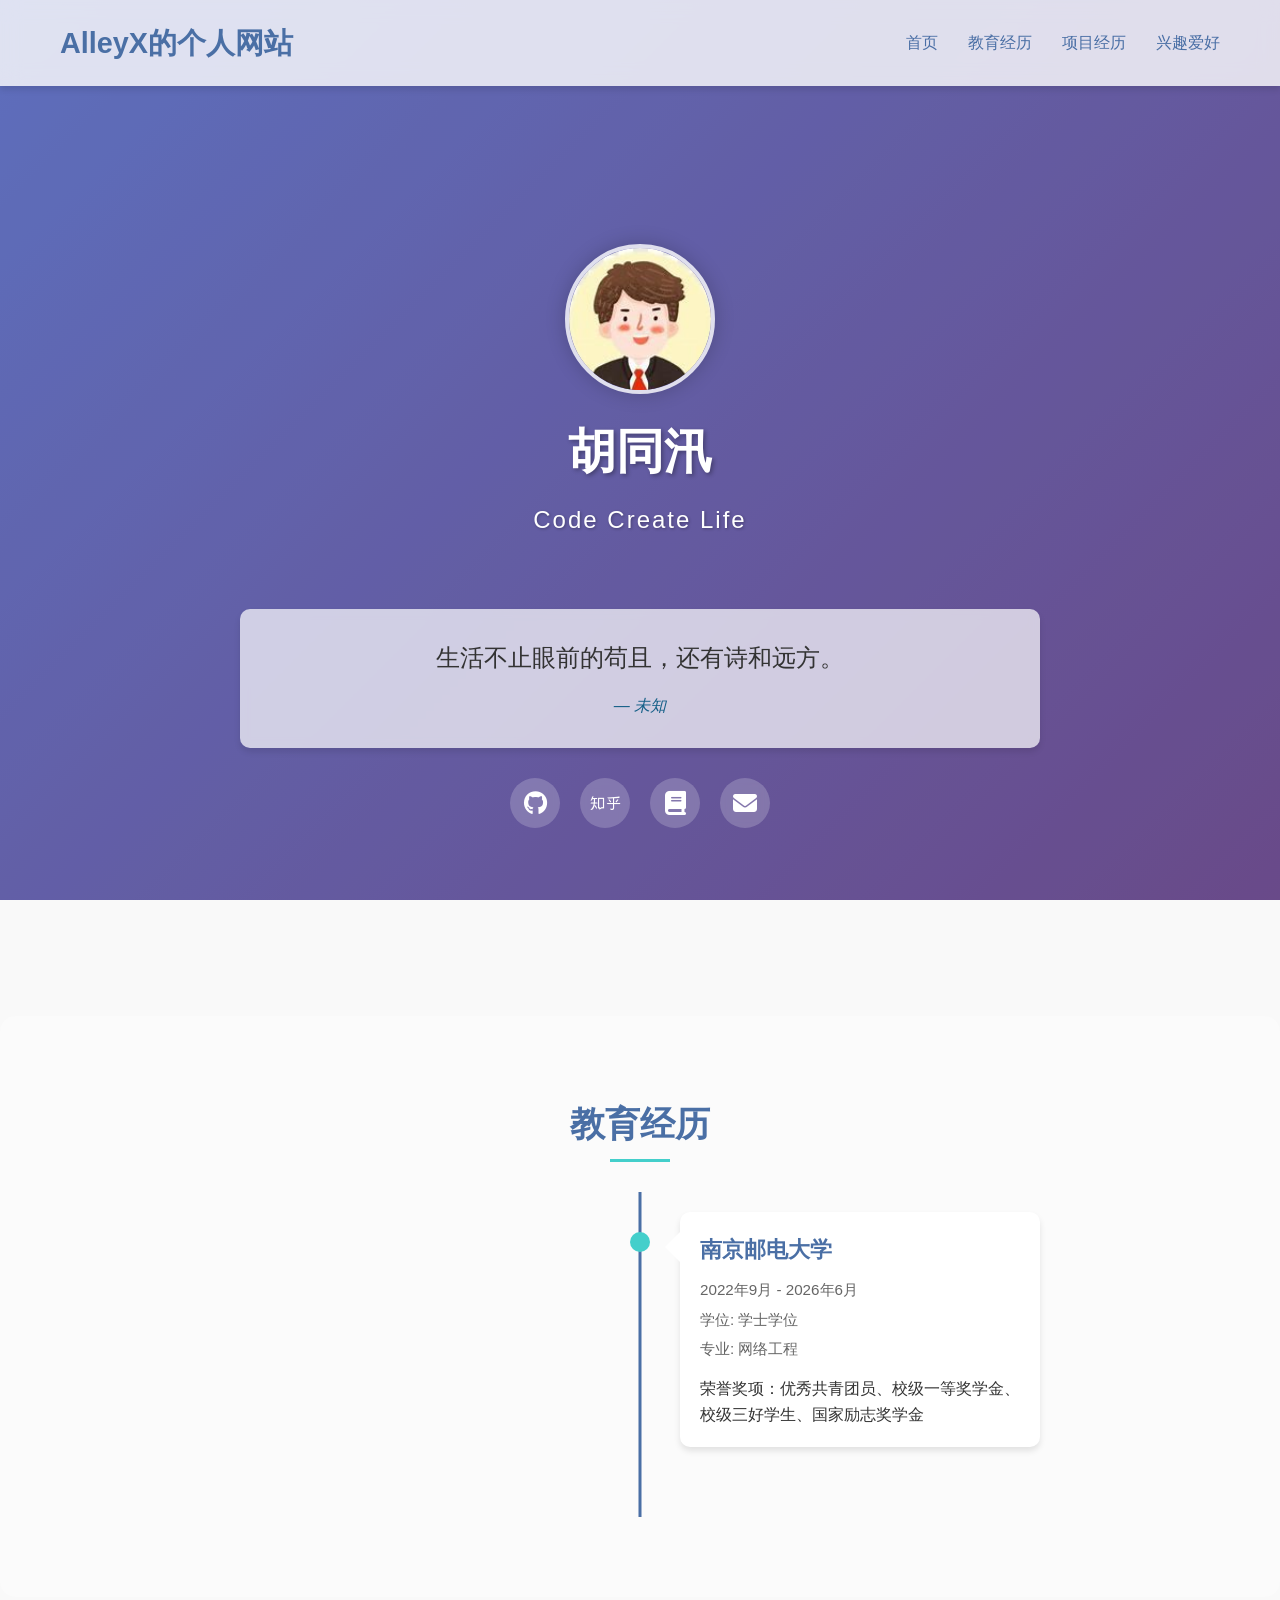
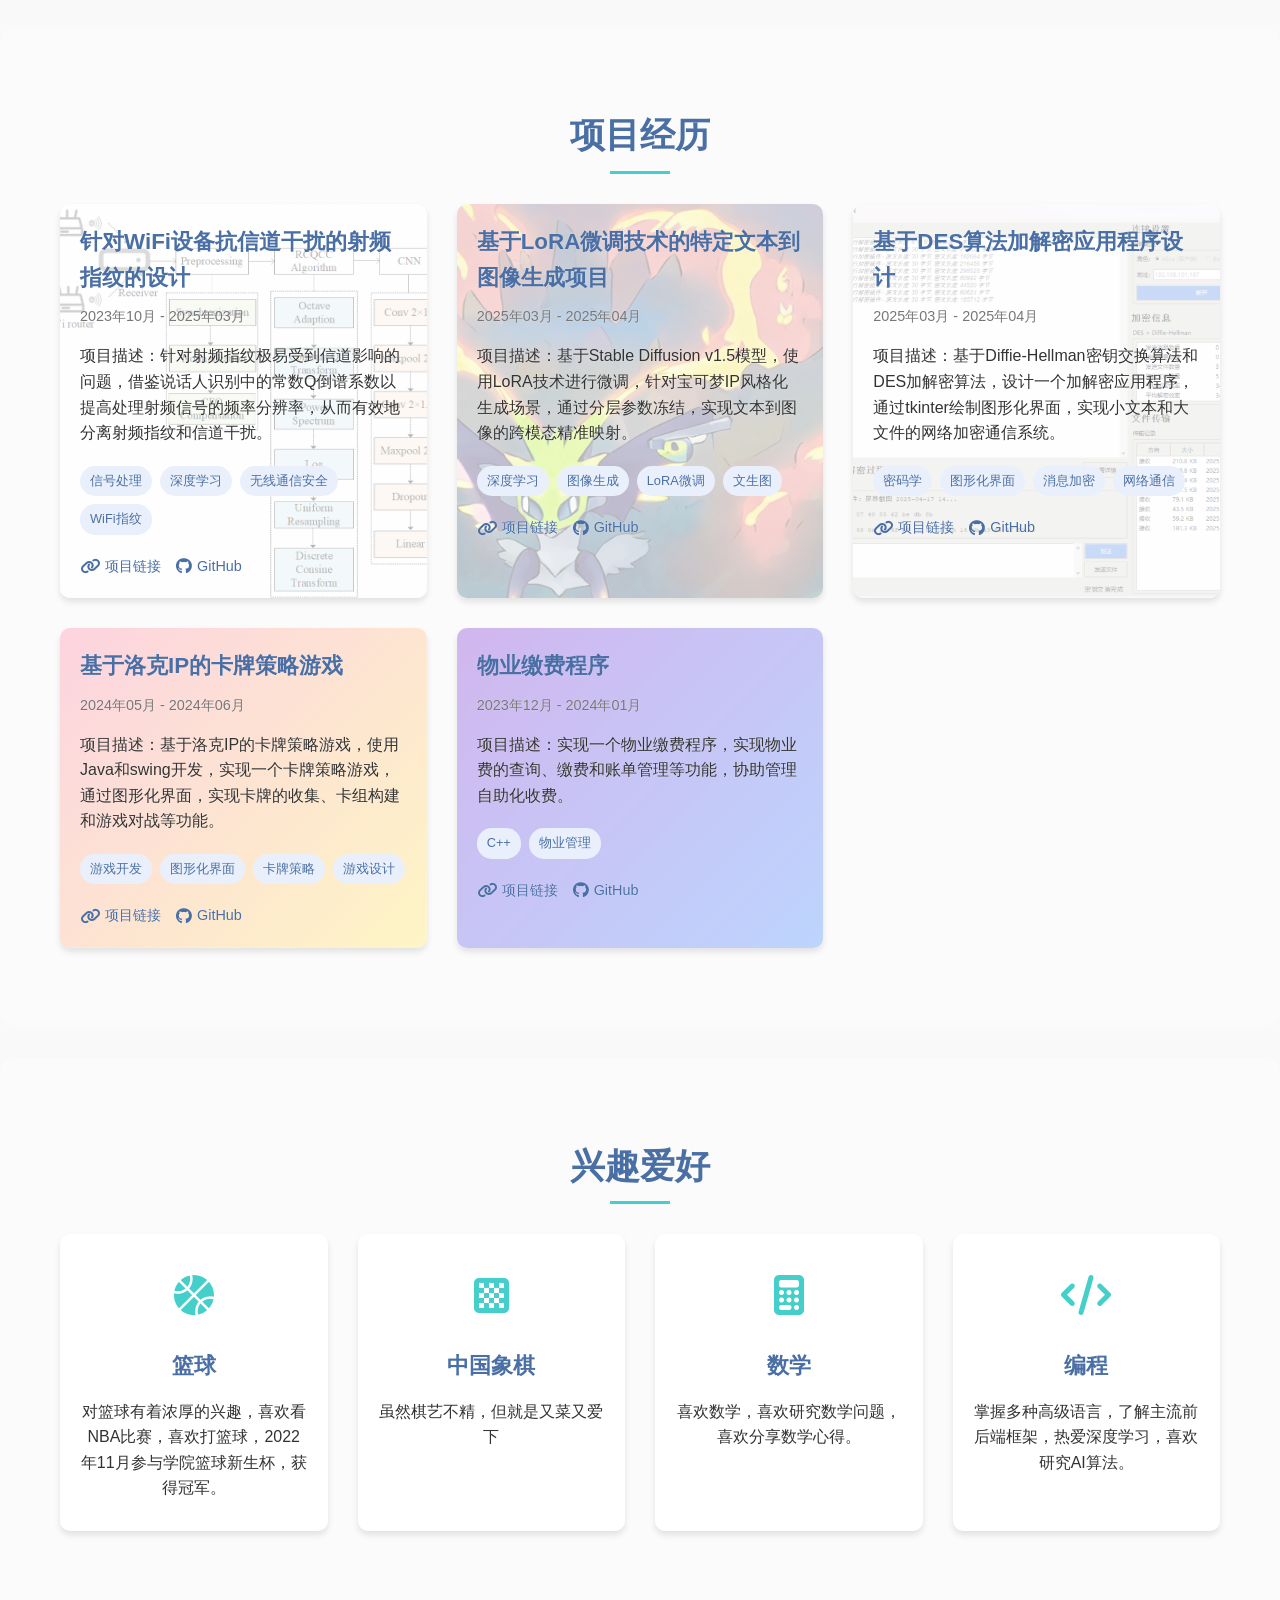
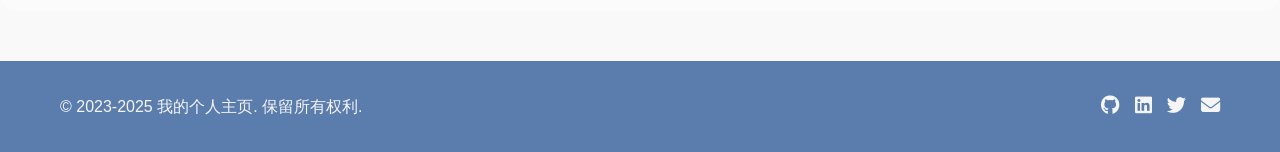
<file: index.html>
<!DOCTYPE html>
<html lang="zh-CN">
<head>
    <meta charset="UTF-8">
    <meta name="viewport" content="width=device-width, initial-scale=1.0">
    <title>AlleyX的个人网站 - Code Create Life</title>
    <link rel="stylesheet" href="css/styles.css">
    <link rel="stylesheet" href="https://cdnjs.cloudflare.com/ajax/libs/font-awesome/6.4.0/css/all.min.css">
</head>
<body>
    <div class="bg-overlay"></div>
    
    <header>
        <div class="container">
            <h1>AlleyX的个人网站</h1>
            <nav>
                <ul>
                    <li><a href="#index">首页</a></li>
                    <li><a href="#education">教育经历</a></li>
                    <li><a href="#projects">项目经历</a></li>
                    <li><a href="#hobbies">兴趣爱好</a></li>
                </ul>
            </nav>
        </div>
    </header>

    <main>
        <section class="hero" id="index">
            <div class="container">
                <div class="profile-intro">
                    <div class="profile-logo">
                        <img src="images/tx.jpg" alt="个人标志" class="logo-img">
                    </div>
                    <h1 class="name">胡同汛</h1>
                    <p class="slogan">Code Create Life</p>
                </div>
                <div class="hitokoto-container">
                    <p id="hitokoto-text">加载中...</p>
                    <p id="hitokoto-from">— 加载中...</p>
                </div>
                <div class="hero-social">
                    <a href="#" target="_blank"><i class="fab fa-github"></i></a>
                    <a href="#" target="_blank"><i class="fab fa-zhihu"></i></a>
                    <a href="#" target="_blank"><i class="fas fa-book"></i></a>
                    <a href="#" target="_blank"><i class="fas fa-envelope"></i></a>
                </div>
            </div>
        </section>
        <!--
        <section id="about" class="section">
            <div class="container">
                <h2>关于我</h2>
                <div class="about-content">
                    <div class="about-image">

                        <div class="avatar-placeholder">
                            <i class="fas fa-user"></i>
                        </div>
                    </div>
                    <div class="about-text">
                        <p>在这里介绍您自己，例如您的背景、职业、兴趣爱好等。</p>
                        <p>您可以分享您的技能、专业知识以及个人特点。</p>
                        <div class="skills">
                            <h3>技能</h3>
                            <ul class="skill-list">
                                <li>技能 1</li>
                                <li>技能 2</li>
                                <li>技能 3</li>
                                <li>技能 4</li>
                                <li>技能 5</li>
                            </ul>
                        </div>
                    </div>
                </div>
            </div>
        </section>
        --> 
        <section id="education" class="section">
            <div class="container">
                <h2>教育经历</h2>
                <div class="timeline">
                    <!-- 教育经历项目 1 -->
                    <div class="timeline-item">
                        <div class="timeline-dot"></div>
                        <div class="timeline-content">
                            <h3>南京邮电大学</h3>
                            <p class="timeline-date">2022年9月 - 2026年6月</p>
                            <p class="timeline-degree">学位: 学士学位</p>
                            <p class="timeline-major">专业: 网络工程</p>
                            <p class="timeline-desc">荣誉奖项：优秀共青团员、校级一等奖学金、校级三好学生、国家励志奖学金</p>
                        </div>
                    </div>

                    <!--
                    <div class="timeline-item">
                        <div class="timeline-dot"></div>
                        <div class="timeline-content">
                            <h3>江苏省兴化中学</h3>
                            <p class="timeline-date">2019年9月 - 2022年6月</p>
                            <p class="timeline-degree">学位: 高中</p>
                            <p class="timeline-major">专业: 理科班</p>
                            <p class="timeline-desc">在这里描述您的高中教育经历，包括重要的活动、成就等。</p>
                        </div>
                    </div>
                    -->
                </div>
            </div>
        </section>

        <section id="projects" class="section">
            <div class="container">
                <h2>项目经历</h2>
                <div class="projects-container">
                    <!-- 项目卡片 1 -->
                    <div class="project-card">
                        <div class="project-content">
                            <h3>针对WiFi设备抗信道干扰的射频指纹的设计</h3>
                            <p class="project-date">2023年10月 - 2025年03月</p>
                            <p class="project-desc">项目描述：针对射频指纹极易受到信道影响的问题，借鉴说话人识别中的常数Q倒谱系数以提高处理射频信号的频率分辨率，从而有效地分离射频指纹和信道干扰。</p>
                            <div class="project-tech">
                                <span>信号处理</span>
                                <span>深度学习</span>
                                <span>无线通信安全</span>
                                <span>WiFi指纹</span>
                            </div>
                            <div class="project-links">
                                <a href="#" target="_blank"><i class="fas fa-link"></i> 项目链接</a>
                                <a href="https://github.com/AlleyXabcd/Channel-Resilient_RFF" target="_blank"><i class="fab fa-github"></i> GitHub</a>
                            </div>
                        </div>
                    </div>
                    
                    <!-- 项目卡片 2 -->
                    <div class="project-card">
                        <div class="project-content">
                            <h3>基于LoRA微调技术的特定文本到图像生成项目</h3>
                            <p class="project-date">2025年03月 - 2025年04月</p>
                            <p class="project-desc">项目描述：基于Stable Diffusion v1.5模型，使用LoRA技术进行微调，针对宝可梦IP风格化生成场景，通过分层参数冻结，实现文本到图像的跨模态精准映射。</p>
                            <div class="project-tech">
                                <span>深度学习</span>
                                <span>图像生成</span>
                                <span>LoRA微调</span>
                                <span>文生图</span>
                            </div>
                            <div class="project-links">
                                <a href="#" target="_blank"><i class="fas fa-link"></i> 项目链接</a>
                                <a href="https://github.com/AlleyXabcd/sdfinetuning" target="_blank"><i class="fab fa-github"></i> GitHub</a>
                            </div>
                        </div>
                    </div>
                    
                    <!-- 项目卡片 3 -->
                    <div class="project-card">
                        <div class="project-content">
                            <h3>基于DES算法加解密应用程序设计</h3>
                            <p class="project-date">2025年03月 - 2025年04月</p>
                            <p class="project-desc">项目描述：基于Diffie-Hellman密钥交换算法和DES加解密算法，设计一个加解密应用程序，通过tkinter绘制图形化界面，实现小文本和大文件的网络加密通信系统。</p>
                            <div class="project-tech">
                                <span>密码学</span>
                                <span>图形化界面</span>
                                <span>消息加密</span>
                                <span>网络通信</span>
                            </div>
                            <div class="project-links">
                                <a href="#" target="_blank"><i class="fas fa-link"></i> 项目链接</a>
                                <a href="https://github.com/AlleyXabcd/CyberSecurity" target="_blank"><i class="fab fa-github"></i> GitHub</a>
                            </div>
                        </div>
                    </div>

                    <!-- 项目卡片 4 -->
                    <div class="project-card">
                        <div class="project-content">
                            <h3>基于洛克IP的卡牌策略游戏</h3>
                            <p class="project-date">2024年05月 - 2024年06月</p>
                            <p class="project-desc">项目描述：基于洛克IP的卡牌策略游戏，使用Java和swing开发，实现一个卡牌策略游戏，通过图形化界面，实现卡牌的收集、卡组构建和游戏对战等功能。</p>
                            <div class="project-tech">
                                <span>游戏开发</span>
                                <span>图形化界面</span>
                                <span>卡牌策略</span>
                                <span>游戏设计</span>
                            </div>
                            <div class="project-links">
                                <a href="#" target="_blank"><i class="fas fa-link"></i> 项目链接</a>
                                <a href="https://github.com/AlleyXabcd/cardgame" target="_blank"><i class="fab fa-github"></i> GitHub</a>
                            </div>
                        </div>
                    </div>

                     <!-- 项目卡片 5 -->                   
                    <div class="project-card">
                        <div class="project-content">
                            <h3>物业缴费程序</h3>
                            <p class="project-date">2023年12月 - 2024年01月</p>
                            <p class="project-desc">项目描述：实现一个物业缴费程序，实现物业费的查询、缴费和账单管理等功能，协助管理自助化收费。</p>
                            <div class="project-tech">
                                <span>C++</span>
                                <span>物业管理</span>
                            </div>
                            <div class="project-links">
                                <a href="#" target="_blank"><i class="fas fa-link"></i> 项目链接</a>
                                <a href="https://github.com/AlleyXabcd/wuyejiaofei" target="_blank"><i class="fab fa-github"></i> GitHub</a>
                            </div>
                        </div>
                    </div>


                </div>
            </div>
        </section>

        <section id="hobbies" class="section">
            <div class="container">
                <h2>兴趣爱好</h2>
                <div class="hobbies-container">
                    <!-- 兴趣爱好卡片 1 -->
                    <div class="hobby-card">
                        <div class="hobby-icon">
                            <i class="fas fa-basketball"></i>
                        </div>
                        <h3>篮球</h3>
                        <p>对篮球有着浓厚的兴趣，喜欢看NBA比赛，喜欢打篮球，2022年11月参与学院篮球新生杯，获得冠军。</p>
                    </div>

                    <!-- 兴趣爱好卡片 2 -->
                    <div class="hobby-card">
                        <div class="hobby-icon">
                            <i class="fas fa-chess-board"></i>
                        </div>
                        <h3>中国象棋</h3>
                        <p>虽然棋艺不精，但就是又菜又爱下</p>
                    </div>

                    <!-- 兴趣爱好卡片 3 -->
                    <div class="hobby-card">
                        <div class="hobby-icon">
                            <i class="fas fa-calculator"></i>
                        </div>
                        <h3>数学</h3>
                        <p>喜欢数学，喜欢研究数学问题，喜欢分享数学心得。</p>
                    </div>

                    <!-- 兴趣爱好卡片 4 -->
                    <div class="hobby-card">
                        <div class="hobby-icon">
                            <i class="fas fa-code"></i>
                        </div>
                        <h3>编程</h3>
                        <p>掌握多种高级语言，了解主流前后端框架，热爱深度学习，喜欢研究AI算法。</p>
                    </div>
                </div>
            </div>
        </section>
    </main>

    <footer>
        <div class="container">
            <p>&copy; 2023-2025 我的个人主页. 保留所有权利.</p>
            <div class="social-links">
                <a href="#" target="_blank"><i class="fab fa-github"></i></a>
                <a href="#" target="_blank"><i class="fab fa-linkedin"></i></a>
                <a href="#" target="_blank"><i class="fab fa-twitter"></i></a>
                <a href="#" target="_blank"><i class="fas fa-envelope"></i></a>
            </div>
        </div>
    </footer>

    <script src="js/main.js"></script>
</body>
</html>
</file>
<file: css/styles.css>
/* 基础样式 */
* {
    margin: 0;
    padding: 0;
    box-sizing: border-box;
}

:root {
    --primary-color: #4a6fa5;
    --secondary-color: #166088;
    --accent-color: #44cfcb;
    --text-color: #333;
    --light-text: #f5f5f5;
    --bg-color: #f9f9f9;
    --card-bg: #ffffff;
    --shadow: 0 4px 6px rgba(0, 0, 0, 0.1);
    --transition: all 0.3s ease;
}

body {
    font-family: 'Segoe UI', Tahoma, Geneva, Verdana, sans-serif;
    line-height: 1.6;
    color: var(--text-color);
    background-color: var(--bg-color);
    overflow-x: hidden;
    position: relative;
    min-height: 100vh;
}

/* 修改背景样式，移除全局虚化 */
.bg-overlay {
    position: fixed;
    top: 0;
    left: 0;
    width: 100%;
    height: 100%;
    background-position: center;
    background-size: cover;
    opacity: 0.9; /* 增加背景透明度 */
    z-index: -1;
    transition: background-image 1s ease;
    filter: blur(0px); /* 移除模糊效果 */
}

/* 减轻暗色覆盖层，提高背景可见度 */
body::after {
    content: '';
    position: fixed;
    top: 0;
    left: 0;
    width: 100%;
    height: 100%;
    background-color: rgba(0, 0, 0, 0.2); /* 减轻暗色效果 */
    z-index: -1;
}

.container {
    width: 100%;
    max-width: 1200px;
    margin: 0 auto;
    padding: 0 20px;
}

a {
    text-decoration: none;
    color: var(--primary-color);
    transition: var(--transition);
}

a:hover {
    color: var(--accent-color);
}

/* 头部样式 */
header {
    background-color: rgba(255, 255, 255, 0.8);
    box-shadow: var(--shadow);
    position: sticky;
    top: 0;
    z-index: 100;
    padding: 20px 0;
    backdrop-filter: blur(10px);
}

header .container {
    display: flex;
    justify-content: space-between;
    align-items: center;
}

header h1 {
    font-size: 1.8rem;
    color: var(--primary-color);
}

nav ul {
    display: flex;
    list-style: none;
}

nav ul li {
    margin-left: 30px;
}

nav ul li a {
    font-weight: 500;
    position: relative;
}

nav ul li a::after {
    content: '';
    position: absolute;
    bottom: -5px;
    left: 0;
    width: 0;
    height: 2px;
    background-color: var(--accent-color);
    transition: var(--transition);
}

nav ul li a:hover::after {
    width: 100%;
}

/* 英雄区域样式 */
.hero {
    height: 100vh;
    display: flex;
    align-items: center;
    justify-content: center;
    text-align: center;
    position: relative;
    overflow: hidden;
}

/* 个人介绍样式 */
.profile-intro {
    margin-bottom: 40px;
    display: flex;
    flex-direction: column;
    align-items: center;
}

.profile-logo {
    width: 150px;
    height: 150px;
    border-radius: 50%;
    overflow: hidden;
    margin-bottom: 20px;
    border: 4px solid rgba(255, 255, 255, 0.8);
    box-shadow: 0 0 20px rgba(0, 0, 0, 0.2);
}

.logo-img {
    width: 100%;
    height: 100%;
    object-fit: cover;
}

.name {
    font-size: 3rem;
    font-weight: 700;
    color: #fff;
    margin-bottom: 10px;
    text-shadow: 2px 2px 4px rgba(0, 0, 0, 0.3);
}

.slogan {
    font-size: 1.5rem;
    color: #fff;
    margin-bottom: 30px;
    letter-spacing: 2px;
    text-shadow: 1px 1px 3px rgba(0, 0, 0, 0.3);
}

.hero-social {
    margin-top: 30px;
    display: flex;
    justify-content: center;
    gap: 20px;
}

.hero-social a {
    color: #fff;
    font-size: 1.5rem;
    width: 50px;
    height: 50px;
    border-radius: 50%;
    background-color: rgba(255, 255, 255, 0.2);
    display: flex;
    align-items: center;
    justify-content: center;
    transition: var(--transition);
    backdrop-filter: blur(5px);
}

.hero-social a:hover {
    background-color: var(--accent-color);
    transform: translateY(-5px);
}

.hitokoto-container {
    background-color: rgba(255, 255, 255, 0.7);
    padding: 30px;
    border-radius: 10px;
    box-shadow: var(--shadow);
    max-width: 800px;
    width: 100%;
    backdrop-filter: blur(5px);
    margin: 0 auto;
    text-align: center;
}

#hitokoto-text {
    font-size: 1.5rem;
    font-weight: 300;
    margin-bottom: 15px;
    line-height: 1.6;
}

#hitokoto-from {
    font-style: italic;
    color: var(--secondary-color);
}

/* 区块样式 */
.section {
    padding: 80px 0;
    background-color: rgba(255, 255, 255, 0.3);
    margin: 30px 0;
    border-radius: 15px;
    backdrop-filter: none;
}

.section h2 {
    font-size: 2.2rem;
    color: var(--primary-color);
    text-align: center;
    margin-bottom: 40px;
    position: relative;
}

.section h2::after {
    content: '';
    position: absolute;
    bottom: -10px;
    left: 50%;
    transform: translateX(-50%);
    width: 60px;
    height: 3px;
    background-color: var(--accent-color);
}

/* 关于我区域样式 */
.about-content {
    display: flex;
    gap: 40px;
    align-items: center;
}

.about-image {
    flex: 1;
    display: flex;
    justify-content: center;
}

.avatar-placeholder {
    width: 250px;
    height: 250px;
    border-radius: 50%;
    background-color: var(--primary-color);
    display: flex;
    align-items: center;
    justify-content: center;
    font-size: 5rem;
    color: var(--light-text);
}

.about-text {
    flex: 2;
}

.about-text p {
    margin-bottom: 15px;
    font-size: 1.1rem;
}

.skills h3 {
    font-size: 1.4rem;
    margin-bottom: 15px;
    color: var(--secondary-color);
}

.skill-list {
    display: flex;
    flex-wrap: wrap;
    gap: 10px;
    list-style: none;
}

.skill-list li {
    background-color: var(--primary-color);
    color: var(--light-text);
    padding: 8px 15px;
    border-radius: 20px;
    font-size: 0.9rem;
    transition: var(--transition);
}

.skill-list li:hover {
    background-color: var(--secondary-color);
    transform: translateY(-3px);
}

/* 教育经历区域样式 */
.timeline {
    position: relative;
    max-width: 800px;
    margin: 0 auto;
    padding: 20px 0;
}

.timeline::before {
    content: '';
    position: absolute;
    top: 0;
    bottom: 0;
    left: 50%;
    width: 3px;
    background-color: var(--primary-color);
    transform: translateX(-50%);
}

.timeline-item {
    position: relative;
    margin-bottom: 50px;
    width: 100%;
}

.timeline-dot {
    position: absolute;
    width: 20px;
    height: 20px;
    left: 50%;
    top: 20px;
    border-radius: 50%;
    background-color: var(--accent-color);
    transform: translateX(-50%);
    z-index: 2;
}

.timeline-content {
    position: relative;
    width: calc(50% - 40px);
    padding: 20px;
    background-color: var(--card-bg);
    border-radius: 10px;
    box-shadow: var(--shadow);
    transition: var(--transition);
}

.timeline-item:nth-child(odd) .timeline-content {
    margin-left: auto;
}

.timeline-item:nth-child(odd) .timeline-content::before {
    content: '';
    position: absolute;
    top: 20px;
    left: -15px;
    width: 0;
    height: 0;
    border-top: 15px solid transparent;
    border-bottom: 15px solid transparent;
    border-right: 15px solid var(--card-bg);
}

.timeline-item:nth-child(even) .timeline-content::before {
    content: '';
    position: absolute;
    top: 20px;
    right: -15px;
    width: 0;
    height: 0;
    border-top: 15px solid transparent;
    border-bottom: 15px solid transparent;
    border-left: 15px solid var(--card-bg);
}

.timeline-content h3 {
    color: var(--primary-color);
    font-size: 1.4rem;
    margin-bottom: 10px;
}

.timeline-date, .timeline-degree, .timeline-major {
    font-size: 0.95rem;
    color: #666;
    margin-bottom: 5px;
}

.timeline-desc {
    margin-top: 15px;
}

.timeline-content:hover {
    transform: translateY(-5px);
    box-shadow: 0 10px 20px rgba(0, 0, 0, 0.12);
}

/* 项目经历区域样式 */
.projects-container {
    display: grid;
    grid-template-columns: repeat(auto-fill, minmax(350px, 1fr));
    gap: 30px;
}

.project-card {
    background-color: rgba(255, 255, 255, 0.7); /* 调整卡片背景透明度 */
    border-radius: 10px;
    overflow: hidden;
    box-shadow: var(--shadow);
    transition: var(--transition);
    position: relative;
    z-index: 1;
}

.project-card::before {
    content: '';
    position: absolute;
    top: 0;
    left: 0;
    width: 100%;
    height: 100%;
    background-size: cover;
    background-position: center;
    opacity: 0.3; /* 增加背景图片不透明度 */
    z-index: -1;
    transition: var(--transition);
}

/* 为每个项目卡片设置独特的背景图片 */
.project-card:nth-child(1)::before {
    background-image: url('../images/project1.png');
}

.project-card:nth-child(2)::before {
    background-image: url('../images/project2.png');
}

.project-card:nth-child(3)::before {
    background-image: url('../images/project3.png');
}

.project-card:nth-child(4)::before {
    background-image: linear-gradient(135deg, #fa709a 0%, #fee140 100%);
}

.project-card:nth-child(5)::before {
    background-image: linear-gradient(135deg, #6a11cb 0%, #2575fc 100%);
}

.project-card:hover {
    transform: translateY(-10px);
    box-shadow: 0 10px 20px rgba(0, 0, 0, 0.12);
}

.project-card:hover::before {
    opacity: 0.4; /* 悬停时增加不透明度 */
}

.project-content {
    padding: 20px;
    position: relative;
    z-index: 2;
    text-shadow: 0 0 1px rgba(255, 255, 255, 0.5); /* 为文字添加轻微描边效果，增强可读性 */
}

.project-content h3 {
    font-size: 1.4rem;
    color: var(--primary-color);
    margin-bottom: 10px;
}

.project-date {
    color: #777;
    font-size: 0.9rem;
    margin-bottom: 15px;
}

.project-desc {
    margin-bottom: 20px;
}

.project-tech {
    display: flex;
    flex-wrap: wrap;
    gap: 8px;
    margin-bottom: 20px;
}

.project-tech span {
    background-color: #e9f0fb;
    color: var(--primary-color);
    padding: 5px 10px;
    border-radius: 15px;
    font-size: 0.8rem;
}

.project-links {
    display: flex;
    gap: 15px;
}

.project-links a {
    display: flex;
    align-items: center;
    gap: 5px;
    font-size: 0.9rem;
}

.project-links a i {
    font-size: 1rem;
}

/* 兴趣爱好区域样式 */
.hobbies-container {
    display: grid;
    grid-template-columns: repeat(auto-fill, minmax(250px, 1fr));
    gap: 30px;
}

.hobby-card {
    background-color: var(--card-bg);
    border-radius: 10px;
    padding: 30px 20px;
    text-align: center;
    box-shadow: var(--shadow);
    transition: var(--transition);
}

.hobby-card:hover {
    transform: translateY(-10px);
    box-shadow: 0 10px 20px rgba(0, 0, 0, 0.12);
}

.hobby-icon {
    font-size: 2.5rem;
    color: var(--accent-color);
    margin-bottom: 20px;
}

.hobby-card h3 {
    color: var(--primary-color);
    font-size: 1.4rem;
    margin-bottom: 15px;
}

.hobby-card p {
    font-size: 1rem;
    color: var(--text-color);
}

/* 页脚样式 */
footer {
    background-color: rgba(74, 111, 165, 0.9);
    color: var(--light-text);
    padding: 30px 0;
    backdrop-filter: blur(10px);
    margin-top: 50px;
}

footer .container {
    display: flex;
    justify-content: space-between;
    align-items: center;
}

.social-links {
    display: flex;
    gap: 15px;
}

.social-links a {
    color: var(--light-text);
    font-size: 1.2rem;
    transition: var(--transition);
}

.social-links a:hover {
    color: var(--accent-color);
    transform: translateY(-3px);
}

/* 响应式设计 */
@media (max-width: 992px) {
    .about-content {
        flex-direction: column;
        text-align: center;
    }
    
    .section {
        padding: 60px 0;
    }
    
    .timeline::before {
        left: 30px;
    }
    
    .timeline-dot {
        left: 30px;
    }
    
    .timeline-content {
        width: calc(100% - 80px);
        margin-left: 80px !important;
    }
    
    .timeline-item:nth-child(odd) .timeline-content::before,
    .timeline-item:nth-child(even) .timeline-content::before {
        left: -15px;
        right: auto;
        border-right: 15px solid var(--card-bg);
        border-left: none;
    }
    
    .name {
        font-size: 2.5rem;
    }
}

@media (max-width: 768px) {
    header .container {
        flex-direction: column;
        gap: 15px;
    }
    
    nav ul {
        justify-content: center;
    }
    
    nav ul li {
        margin: 0 15px;
    }
    
    .projects-container, .hobbies-container {
        grid-template-columns: 1fr;
    }
    
    .hero {
        height: 70vh;
    }
    
    footer .container {
        flex-direction: column;
        gap: 20px;
    }
    
    .name {
        font-size: 2rem;
    }
    
    .slogan {
        font-size: 1.2rem;
    }
    
    .hero-social a {
        width: 40px;
        height: 40px;
        font-size: 1.2rem;
    }
}

@media (max-width: 480px) {
    .section h2 {
        font-size: 1.8rem;
    }
    
    #hitokoto-text {
        font-size: 1.2rem;
    }
    
    .avatar-placeholder {
        width: 180px;
        height: 180px;
        font-size: 3.5rem;
    }
    
    .timeline-content {
        width: calc(100% - 60px);
        margin-left: 60px !important;
        padding: 15px;
    }
    
    .timeline-content h3 {
        font-size: 1.2rem;
    }
    
    .profile-logo {
        width: 120px;
        height: 120px;
    }
    
    .name {
        font-size: 1.8rem;
    }
    
    .slogan {
        font-size: 1rem;
    }
}
</file>
